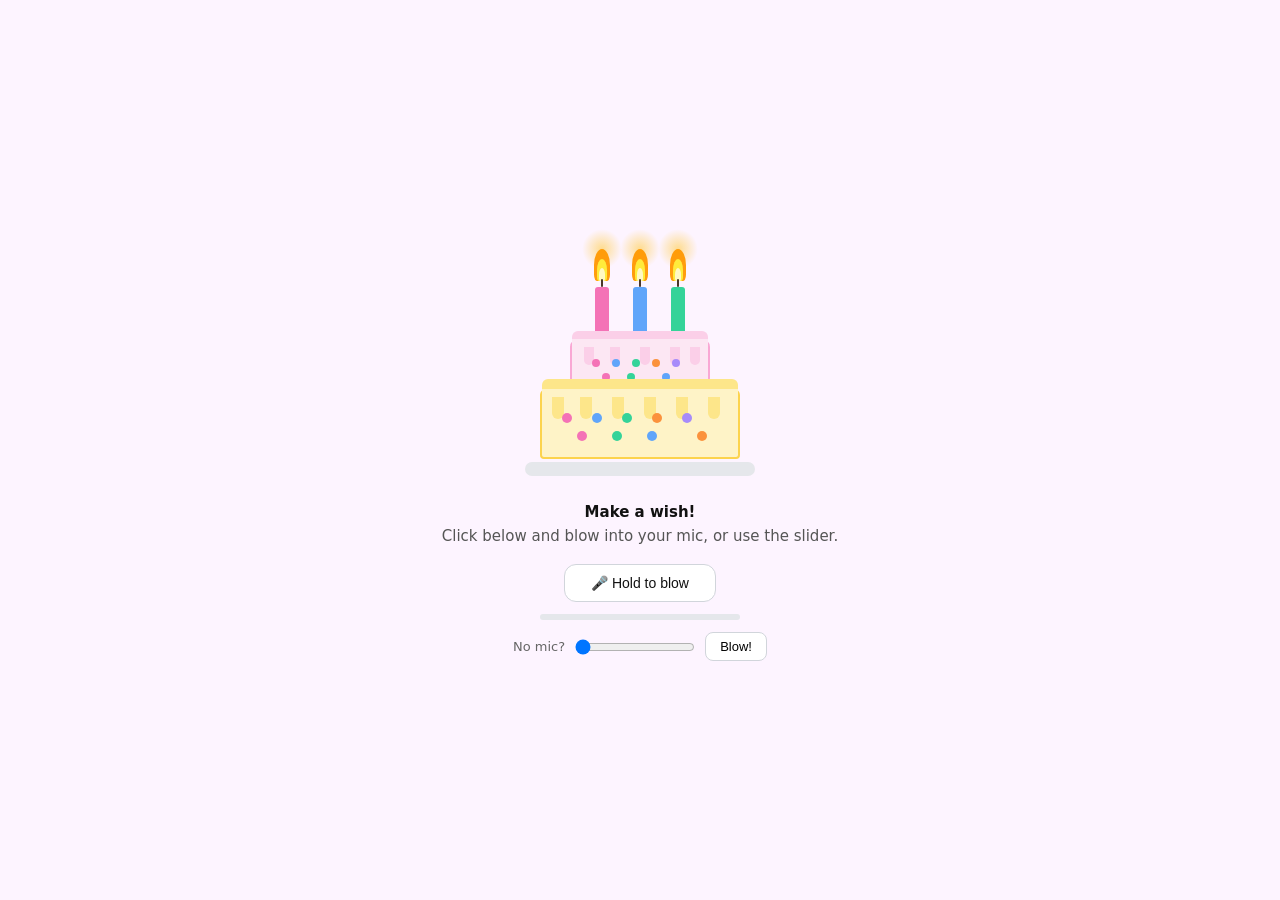
<file: index.html>
<!DOCTYPE html>
<html lang="en">
<head>
  <meta charset="UTF-8">
  <meta name="viewport" content="width=device-width, initial-scale=1.0">
  <title>Birthday Cake - Blow Out the Candles!</title>
  <link rel="stylesheet" href="style-cake.css">
</head>
<body>

  <canvas id="confetti-canvas"></canvas>

  <div id="scene">
    <div id="cake-wrap">

      <div class="candle-group">
        <div class="candle-unit">
          <div class="flame-wrap" id="fw0">
            <div class="cglow"></div>
            <div class="fl fo"></div><div class="fl fm"></div><div class="fl fi"></div>
            <div class="smoke-wrap"></div>
          </div>
          <div class="cwick"></div>
          <div class="cbody c1"></div>
        </div>
        <div class="candle-unit">
          <div class="flame-wrap" id="fw1">
            <div class="cglow"></div>
            <div class="fl fo"></div><div class="fl fm"></div><div class="fl fi"></div>
            <div class="smoke-wrap"></div>
          </div>
          <div class="cwick"></div>
          <div class="cbody c2"></div>
        </div>
        <div class="candle-unit">
          <div class="flame-wrap" id="fw2">
            <div class="cglow"></div>
            <div class="fl fo"></div><div class="fl fm"></div><div class="fl fi"></div>
            <div class="smoke-wrap"></div>
          </div>
          <div class="cwick"></div>
          <div class="cbody c3"></div>
        </div>
      </div>

      <div id="tier-top">
        <div id="tier-top-frosting"></div>
        <div class="drip" style="left:12px"></div>
        <div class="drip" style="left:38px"></div>
        <div class="drip" style="left:68px"></div>
        <div class="drip" style="left:98px"></div>
        <div class="drip" style="left:118px"></div>
        <div class="dot" style="background:#f472b6;top:18px;left:20px"></div>
        <div class="dot" style="background:#60a5fa;top:18px;left:40px"></div>
        <div class="dot" style="background:#34d399;top:18px;left:60px"></div>
        <div class="dot" style="background:#fb923c;top:18px;left:80px"></div>
        <div class="dot" style="background:#a78bfa;top:18px;left:100px"></div>
        <div class="dot" style="background:#f472b6;top:32px;left:30px"></div>
        <div class="dot" style="background:#34d399;top:32px;left:55px"></div>
        <div class="dot" style="background:#60a5fa;top:32px;left:90px"></div>
      </div>

      <div id="tier-bottom">
        <div id="tier-bottom-frosting"></div>
        <div class="drip2" style="left:10px"></div>
        <div class="drip2" style="left:38px"></div>
        <div class="drip2" style="left:70px"></div>
        <div class="drip2" style="left:102px"></div>
        <div class="drip2" style="left:134px"></div>
        <div class="drip2" style="left:166px"></div>
        <div class="dot" style="width:10px;height:10px;background:#f472b6;top:22px;left:20px"></div>
        <div class="dot" style="width:10px;height:10px;background:#60a5fa;top:22px;left:50px"></div>
        <div class="dot" style="width:10px;height:10px;background:#34d399;top:22px;left:80px"></div>
        <div class="dot" style="width:10px;height:10px;background:#fb923c;top:22px;left:110px"></div>
        <div class="dot" style="width:10px;height:10px;background:#a78bfa;top:22px;left:140px"></div>
        <div class="dot" style="width:10px;height:10px;background:#f472b6;top:40px;left:35px"></div>
        <div class="dot" style="width:10px;height:10px;background:#34d399;top:40px;left:70px"></div>
        <div class="dot" style="width:10px;height:10px;background:#60a5fa;top:40px;left:105px"></div>
        <div class="dot" style="width:10px;height:10px;background:#fb923c;top:40px;left:155px"></div>
      </div>

      <div id="plate"></div>
    </div>

    <div id="hint"><strong>Make a wish!</strong><br>Click below and blow into your mic, or use the slider.</div>

    <button id="mic-btn">
      🎤 Hold to blow
    </button>
    <div id="level-bar-wrap"><div id="level-bar"></div></div>

    <div id="sim-wrap">
      <span>No mic?</span>
      <input id="sim-slider" type="range" min="0" max="100" value="0" step="1">
      <button id="sim-blow">Blow!</button>
    </div>

    <div id="revealContent" class="reveal">
      <button id="startBtn">Start Celebration 🎂</button>
    </div>
  </div>
  <script>
  document.getElementById('startBtn').addEventListener('click', function() {
    window.location.href = 'reveal.html';
  });
</script>
  <script src="script.js"></script>
</body>
</html>
</file>
<file: style-cake.css>
/* ── Reset ── */
*, *::before, *::after {
  box-sizing: border-box;
  margin: 0;
  padding: 0;
}

/* ── Page ── */
body {
  font-family: system-ui, sans-serif;
  background: #fdf4ff;
  display: flex;
  align-items: center;
  justify-content: center;
  min-height: 100vh;
}

/* ── Canvas (confetti) ── */
#confetti-canvas {
  position: fixed;
  top: 0;
  left: 0;
  width: 100%;
  height: 100%;
  pointer-events: none;
  z-index: 100;
}

/* ── Main scene ── */
#scene {
  min-height: 580px;
  display: flex;
  flex-direction: column;
  align-items: center;
  justify-content: center;
  padding: 2rem 1rem;
}

/* ── Cake wrapper ── */
#cake-wrap {
  display: flex;
  flex-direction: column;
  align-items: center;
  transition: opacity 0.8s, transform 0.8s;
}

/* ── Candles row ── */
.candle-group {
  display: flex;
  gap: 18px;
  align-items: flex-end;
}

.candle-unit {
  display: flex;
  flex-direction: column;
  align-items: center;
}

/* ── Flame ── */
.flame-wrap {
  position: relative;
  width: 20px;
  height: 42px;
  display: flex;
  align-items: flex-end;
  justify-content: center;
  margin-bottom: -2px;
}

.fl {
  position: absolute;
  border-radius: 50% 50% 20% 20%;
  transform-origin: center bottom;
  animation: flicker 0.16s infinite alternate;
}

.fo {
  width: 16px;
  height: 32px;
  background: #ff9800;
  bottom: 0;
  left: 2px;
  opacity: 0.95;
  animation-duration: 0.18s;
}

.fm {
  width: 10px;
  height: 22px;
  background: #ffeb3b;
  bottom: 0;
  left: 5px;
  animation-duration: 0.13s;
}

.fi {
  width: 6px;
  height: 13px;
  background: #fff9c4;
  bottom: 0;
  left: 7px;
  animation-duration: 0.1s;
}

@keyframes flicker {
  0%   { transform: scaleX(1)    skewX(0deg); }
  50%  { transform: scaleX(0.82) skewX(-5deg); }
  100% { transform: scaleX(1.12) skewX(3deg); }
}

/* ── Flame glow ── */
.cglow {
  position: absolute;
  width: 40px;
  height: 40px;
  border-radius: 50%;
  background: radial-gradient(circle, rgba(255, 200, 50, 0.55) 0%, transparent 70%);
  top: -10px;
  left: -10px;
  animation: glowPulse 0.28s infinite alternate;
  pointer-events: none;
}

@keyframes glowPulse {
  from { opacity: 0.65; }
  to   { opacity: 1; }
}

/* ── Wick ── */
.cwick {
  width: 2px;
  height: 8px;
  background: #4a3728;
  border-radius: 1px;
  position: relative;
  z-index: 1;
}

/* ── Candle bodies ── */
.cbody {
  width: 14px;
  height: 48px;
  border-radius: 3px 3px 2px 2px;
}

.c1 { background: #f472b6; }
.c2 { background: #60a5fa; }
.c3 { background: #34d399; }

/* ── Smoke ── */
.smoke-wrap {
  position: absolute;
  top: 0;
  left: 50%;
  transform: translateX(-50%);
  pointer-events: none;
}

.smoke-puff {
  position: absolute;
  border-radius: 50%;
  background: rgba(180, 180, 180, 0.4);
  animation: smokeUp 1.3s ease-out forwards;
  pointer-events: none;
}

@keyframes smokeUp {
  0%   { transform: translateY(0) scale(0.4); opacity: 0.7; }
  100% { transform: translateY(-60px) scale(1.5); opacity: 0; }
}

/* ── Top cake tier ── */
#tier-top {
  width: 140px;
  height: 50px;
  background: #fce7f3;
  border-radius: 8px 8px 0 0;
  border: 2px solid #f9a8d4;
  position: relative;
  margin-top: 4px;
}

#tier-top-frosting {
  position: absolute;
  top: -10px;
  left: 0;
  width: 100%;
  height: 16px;
  background: #fbcfe8;
  border-radius: 6px;
}

#tier-top-frosting::after {
  content: '';
  position: absolute;
  bottom: 0;
  left: 0;
  width: 100%;
  height: 8px;
  background: #fce7f3;
}

.drip {
  position: absolute;
  top: 6px;
  width: 10px;
  height: 18px;
  background: #fbcfe8;
  border-radius: 0 0 6px 6px;
}

/* ── Bottom cake tier ── */
#tier-bottom {
  width: 200px;
  height: 70px;
  background: #fef3c7;
  border-radius: 6px 6px 4px 4px;
  border: 2px solid #fcd34d;
  position: relative;
}

#tier-bottom-frosting {
  position: absolute;
  top: -12px;
  left: 0;
  width: 100%;
  height: 18px;
  background: #fde68a;
  border-radius: 6px;
}

#tier-bottom-frosting::after {
  content: '';
  position: absolute;
  bottom: 0;
  left: 0;
  width: 100%;
  height: 8px;
  background: #fef3c7;
}

.drip2 {
  position: absolute;
  top: 6px;
  width: 12px;
  height: 22px;
  background: #fde68a;
  border-radius: 0 0 6px 6px;
}

/* ── Sprinkle dots ── */
.dot {
  position: absolute;
  width: 8px;
  height: 8px;
  border-radius: 50%;
}

/* ── Cake plate ── */
#plate {
  width: 230px;
  height: 14px;
  background: #e5e7eb;
  border-radius: 7px;
  margin-top: 3px;
}

/* ── Hint text ── */
#hint {
  margin-top: 24px;
  font-size: 15px;
  color: #555;
  text-align: center;
  line-height: 1.6;
}

#hint strong {
  color: #111;
  font-weight: 600;
}

/* ── Mic button ── */
#mic-btn {
  margin-top: 16px;
  padding: 10px 26px;
  border-radius: 12px;
  background: #fff;
  border: 1px solid #d1d5db;
  font-size: 14px;
  color: #111;
  cursor: pointer;
  display: flex;
  align-items: center;
  gap: 8px;
  transition: background 0.15s;
}

#mic-btn:hover {
  background: #f3f4f6;
}

#mic-btn.listening {
  border-color: #e24b4a;
  color: #e24b4a;
  animation: pulsebtn 0.8s infinite alternate;
}

@keyframes pulsebtn {
  from { box-shadow: none; }
  to   { box-shadow: 0 0 0 3px rgba(226, 75, 74, 0.15); }
}

/* ── Breath level bar ── */
#level-bar-wrap {
  margin-top: 12px;
  width: 200px;
  height: 6px;
  background: #e5e7eb;
  border-radius: 3px;
  overflow: hidden;
}

#level-bar {
  height: 100%;
  width: 0%;
  background: #e24b4a;
  border-radius: 3px;
  transition: width 0.08s;
}

/* ── Simulate blow controls ── */
#sim-wrap {
  margin-top: 12px;
  display: flex;
  align-items: center;
  gap: 10px;
  font-size: 13px;
  color: #666;
}

#sim-wrap input[type="range"] {
  width: 120px;
}

#sim-blow {
  font-size: 13px;
  padding: 6px 14px;
  border-radius: 8px;
  border: 1px solid #d1d5db;
  background: #fff;
  cursor: pointer;
}

#sim-blow:hover {
  background: #f3f4f6;
}

/* ── Reveal section ── */
#reveal {
  display: none;
  flex-direction: column;
  align-items: center;
  justify-content: center;
  text-align: center;
  padding: 2rem;
  animation: fadeIn 0.8s ease;
  position: relative;
  z-index: 10;
  width: 100%;
}

@keyframes fadeIn {
  from { opacity: 0; transform: scale(0.92); }
  to   { opacity: 1; transform: scale(1); }
}

.reveal-emoji {
  font-size: 52px;
  margin-bottom: 12px;
}

#reveal h2 {
  font-size: 24px;
  font-weight: 600;
  color: #111;
  margin-bottom: 8px;
}

#reveal p {
  font-size: 15px;
  color: #555;
  margin-bottom: 24px;
}

#visit-btn {
  padding: 12px 32px;
  background: #3b82f6;
  border-radius: 12px;
  color: #fff;
  font-size: 15px;
  font-weight: 500;
  cursor: pointer;
  border: none;
  text-decoration: none;
  display: inline-block;
  transition: opacity 0.15s;
}

#visit-btn:hover {
  opacity: 0.85;
}

#reset-btn {
  margin-top: 14px;
  font-size: 13px;
  color: #888;
  cursor: pointer;
  background: none;
  border: none;
  text-decoration: underline;
}

#revealContent,
.reveal {
  display: none;
}
</file>
